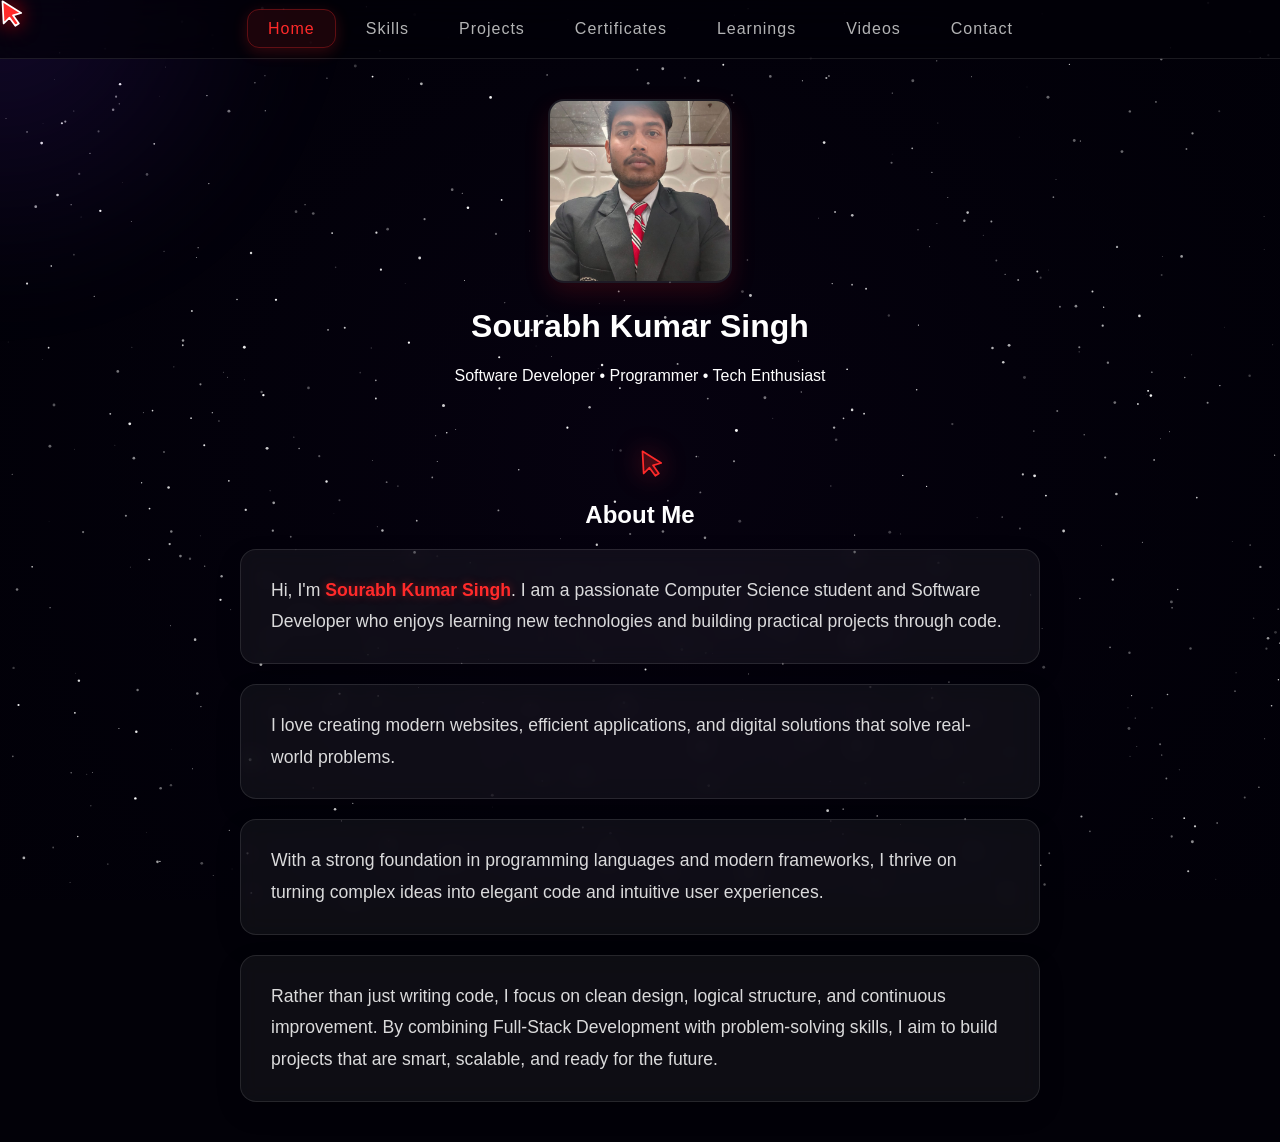
<file: index.html>
<!DOCTYPE html>
<html lang="en">

<head>
  <meta charset="UTF-8">
  <title>Home | Sourabh</title>
  <link rel="stylesheet" href="style.css?v=2.1">
</head>

<body>

  <nav class="navbar">
    <ul>
      <li><a href="index.html" class="active">Home</a></li>
      <li><a href="skills.html">Skills</a></li>
      <li><a href="projects.html">Projects</a></li>
      <li><a href="certificates.html">Certificates</a></li>
      <li><a href="learnings.html">Learnings</a></li>
      <li><a href="videos.html">Videos</a></li>
      <li><a href="contact.html">Contact</a></li>
    </ul>
  </nav>

  <div class="hero">
    <img src="img/sourabh.jpg" class="profile-pic" alt="Sourabh Kumar Singh">
    <h1>Sourabh Kumar Singh</h1>
    <p>Software Developer • Programmer • Tech Enthusiast</p>
  </div>

  <section class="aboutme">
    <h2>About Me</h2>
    <div class="about-content">
      <p>
        Hi, I'm <span class="highlight">Sourabh Kumar Singh</span>. I am a passionate Computer Science student and
        Software Developer who enjoys learning
        new technologies and building practical projects through code.
      </p>
      <p>I love creating modern websites, efficient
        applications, and digital solutions that solve real-world problems.
      </p>
      <p>With a strong foundation in programming
        languages and modern frameworks, I thrive on turning complex ideas into elegant code and intuitive user
        experiences.
      </p>
      <p>
        Rather than just writing code, I focus on clean design, logical structure, and continuous improvement. By
        combining Full-Stack Development with problem-solving skills, I aim to build projects that are smart, scalable,
        and ready for the future.
      </p>
    </div>
  </section>

  <script src="script.js"></script>
</body>

</html>
</file>
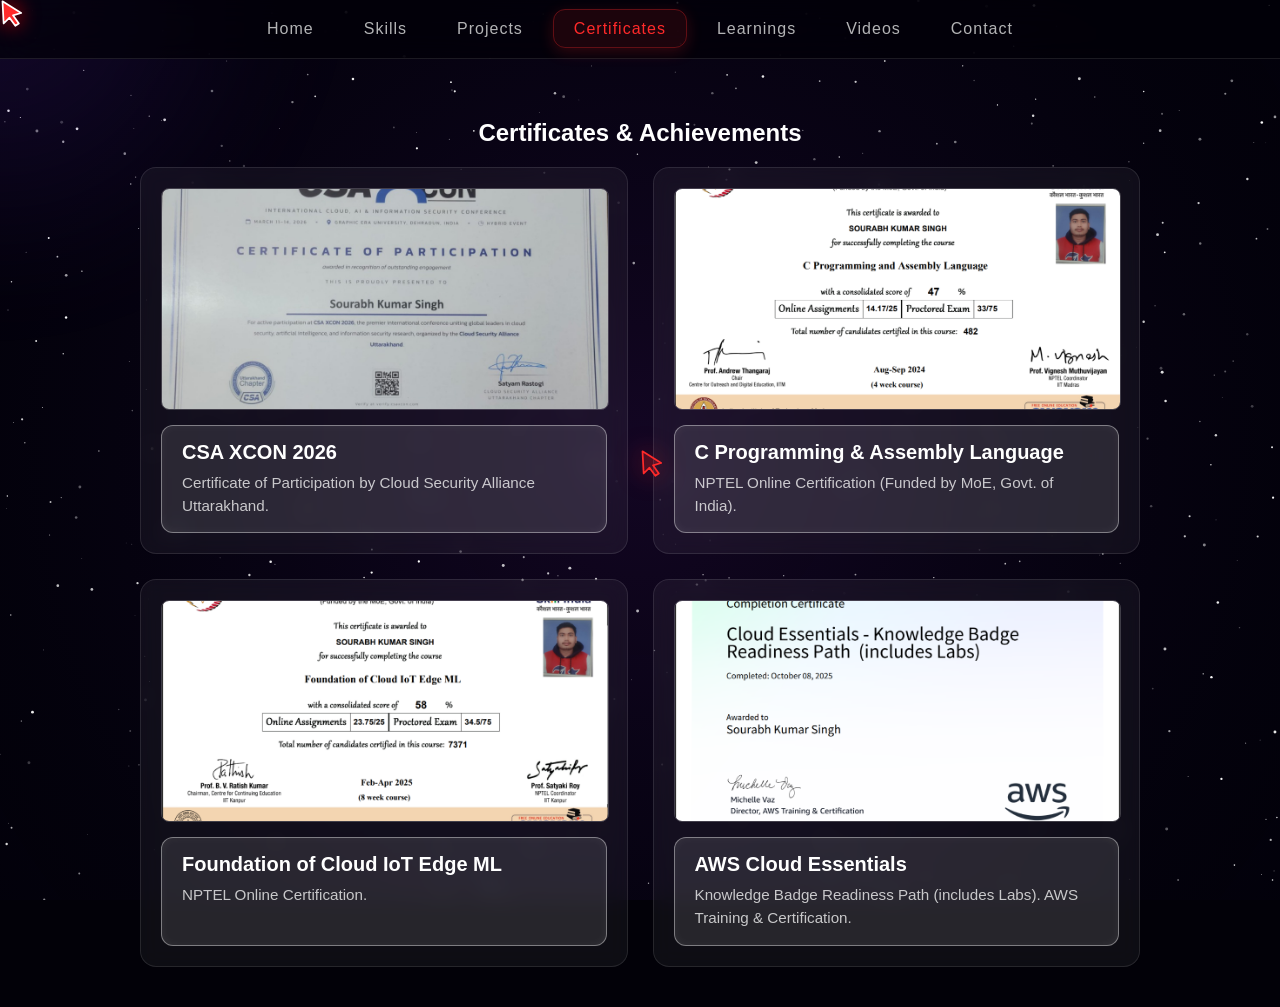
<file: certificates.html>
<!DOCTYPE html>
<html lang="en">

<head>
  <meta charset="UTF-8">
  <title>Certificates | Sourabh</title>
  <link rel="stylesheet" href="style.css?v=3.0">
</head>

<body>

  <nav class="navbar">
    <ul>
      <li><a href="index.html">Home</a></li>
      <li><a href="skills.html">Skills</a></li>
      <li><a href="projects.html">Projects</a></li>
      <li><a href="certificates.html" class="active">Certificates</a></li>
      <li><a href="learnings.html">Learnings</a></li>
      <li><a href="videos.html">Videos</a></li>
      <li><a href="contact.html">Contact</a></li>
    </ul>
  </nav>

  <section class="certificates">
    <h2>Certificates & Achievements</h2>
    
    <div class="certificates-grid">
      <!-- Certificate 1: CSA XCON -->
      <a href="img/cert1.jpg" target="_blank" class="certificate-card" style="--accent-rgb: 0, 240, 255;">
        <img src="img/cert1.jpg" alt="CSA XCON Certificate" class="certificate-img">
        <div class="project-data">
          <h3>CSA XCON 2026</h3>
          <p>Certificate of Participation by Cloud Security Alliance Uttarakhand.</p>
        </div>
      </a>

      <!-- Certificate 2: C Programming -->
      <a href="docs/C_Programming.pdf" target="_blank" class="certificate-card" style="--accent-rgb: 255, 165, 0;">
        <img src="img/cert2.png" alt="NPTEL C Programming" class="certificate-img">
        <div class="project-data">
          <h3>C Programming & Assembly Language</h3>
          <p>NPTEL Online Certification (Funded by MoE, Govt. of India).</p>
        </div>
      </a>

      <!-- Certificate 3: IoT Edge ML -->
      <a href="docs/IoT_Edge_ML.pdf" target="_blank" class="certificate-card" style="--accent-rgb: 176, 0, 255;">
        <img src="img/cert3.png" alt="NPTEL IoT Edge ML" class="certificate-img">
        <div class="project-data">
          <h3>Foundation of Cloud IoT Edge ML</h3>
          <p>NPTEL Online Certification.</p>
        </div>
      </a>

      <!-- Certificate 4: AWS Cloud Essentials -->
      <a href="img/cert4.png" target="_blank" class="certificate-card" style="--accent-rgb: 255, 153, 0;">
        <img src="img/cert4.png" alt="AWS Cloud Essentials" class="certificate-img">
        <div class="project-data">
          <h3>AWS Cloud Essentials</h3>
          <p>Knowledge Badge Readiness Path (includes Labs). AWS Training & Certification.</p>
        </div>
      </a>
    </div>
  </section>

  <script src="script.js"></script>
</body>

</html>
</file>
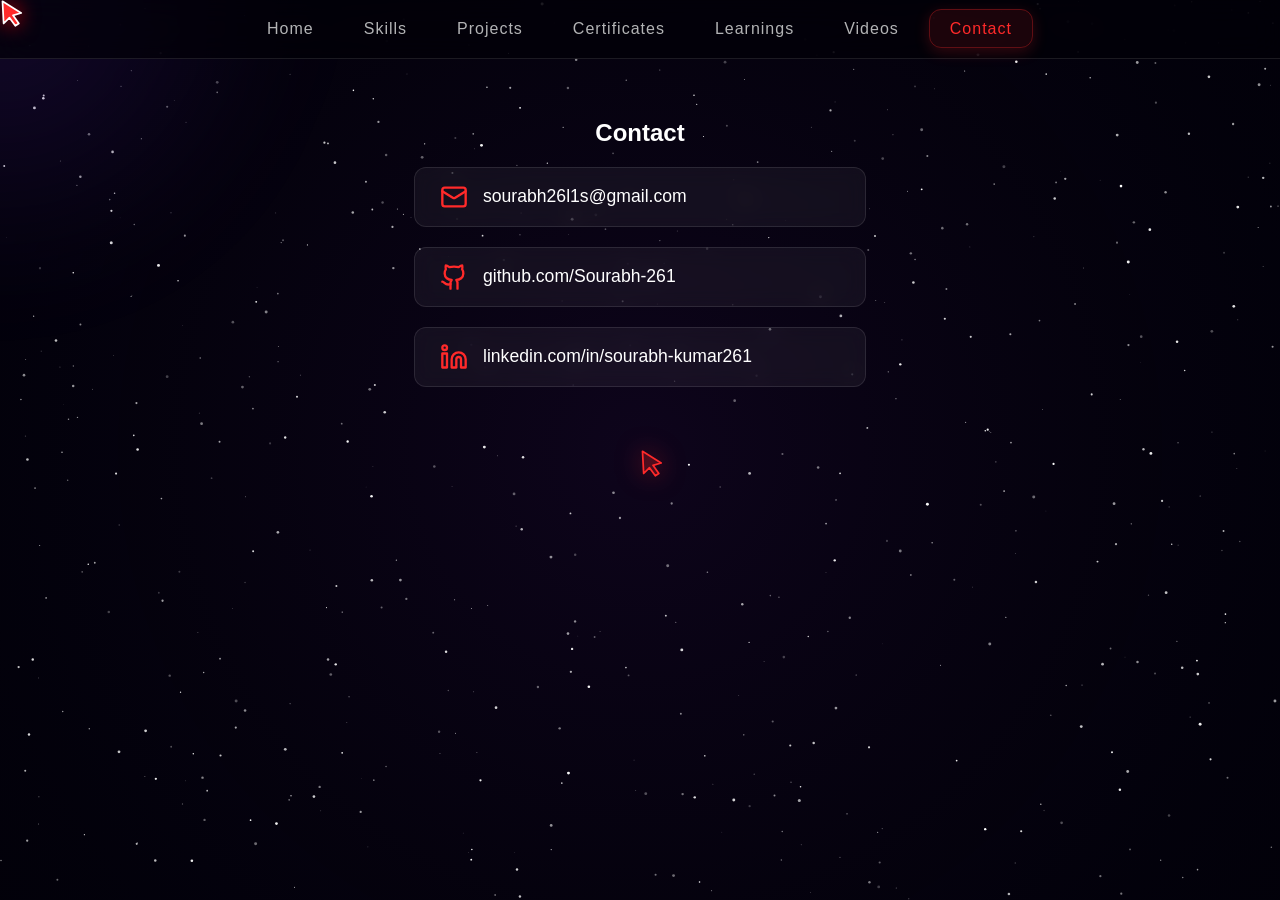
<file: contact.html>
<!DOCTYPE html>
<html lang="en">

<head>
  <meta charset="UTF-8">
  <title>Contact</title>
  <link rel="stylesheet" href="style.css">
</head>

<body>

  <nav class="navbar">
    <ul>
      <li><a href="index.html">Home</a></li>
      <li><a href="skills.html">Skills</a></li>
      <li><a href="projects.html">Projects</a></li>
      <li><a href="certificates.html">Certificates</a></li>
      <li><a href="learnings.html">Learnings</a></li>
      <li><a href="videos.html">Videos</a></li>
      <li><a href="contact.html" class="active">Contact</a></li>
    </ul>
  </nav>

  <section class="contact">
    <h2>Contact</h2>
    <div class="contact-links">
      <a href="mailto:sourabh26l1s@gmail.com" class="contact-card">
        <svg xmlns="http://www.w3.org/2000/svg" width="28" height="28" viewBox="0 0 24 24" fill="none"
          stroke="currentColor" stroke-width="2" stroke-linecap="round" stroke-linejoin="round">
          <rect width="20" height="16" x="2" y="4" rx="2" />
          <path d="m22 7-8.97 5.7a1.94 1.94 0 0 1-2.06 0L2 7" />
        </svg>
        <span>sourabh26l1s@gmail.com</span>
      </a>
      <a href="https://github.com/Sourabh-261" target="_blank" class="contact-card">
        <svg xmlns="http://www.w3.org/2000/svg" width="28" height="28" viewBox="0 0 24 24" fill="none"
          stroke="currentColor" stroke-width="2" stroke-linecap="round" stroke-linejoin="round">
          <path
            d="M15 22v-4a4.8 4.8 0 0 0-1-3.5c3 0 6-2 6-5.5.08-1.25-.27-2.48-1-3.5.28-1.15.28-2.35 0-3.5 0 0-1 0-3 1.5-2.64-.5-5.36-.5-8 0C6 2 5 2 5 2c-.3 1.15-.3 2.35 0 3.5A5.403 5.403 0 0 0 4 9c0 3.5 3 5.5 6 5.5-.39.49-.68 1.05-.85 1.65-.17.6-.22 1.23-.15 1.85v4" />
          <path d="M9 18c-4.51 2-5-2-7-2" />
        </svg>
        <span>github.com/Sourabh-261</span>
      </a>
      <a href="https://www.linkedin.com/in/sourabh-kumar261" target="_blank" class="contact-card">
        <svg xmlns="http://www.w3.org/2000/svg" width="28" height="28" viewBox="0 0 24 24" fill="none" stroke="currentColor" stroke-width="2" stroke-linecap="round" stroke-linejoin="round">
          <path d="M16 8a6 6 0 0 1 6 6v7h-4v-7a2 2 0 0 0-2-2 2 2 0 0 0-2 2v7h-4v-7a6 6 0 0 1 6-6z"/>
          <rect width="4" height="12" x="2" y="9"/>
          <circle cx="4" cy="4" r="2"/>
        </svg>
        <span>linkedin.com/in/sourabh-kumar261</span>
      </a>
    </div>
  </section>

  <script src="script.js"></script>
</body>

</html>
</file>
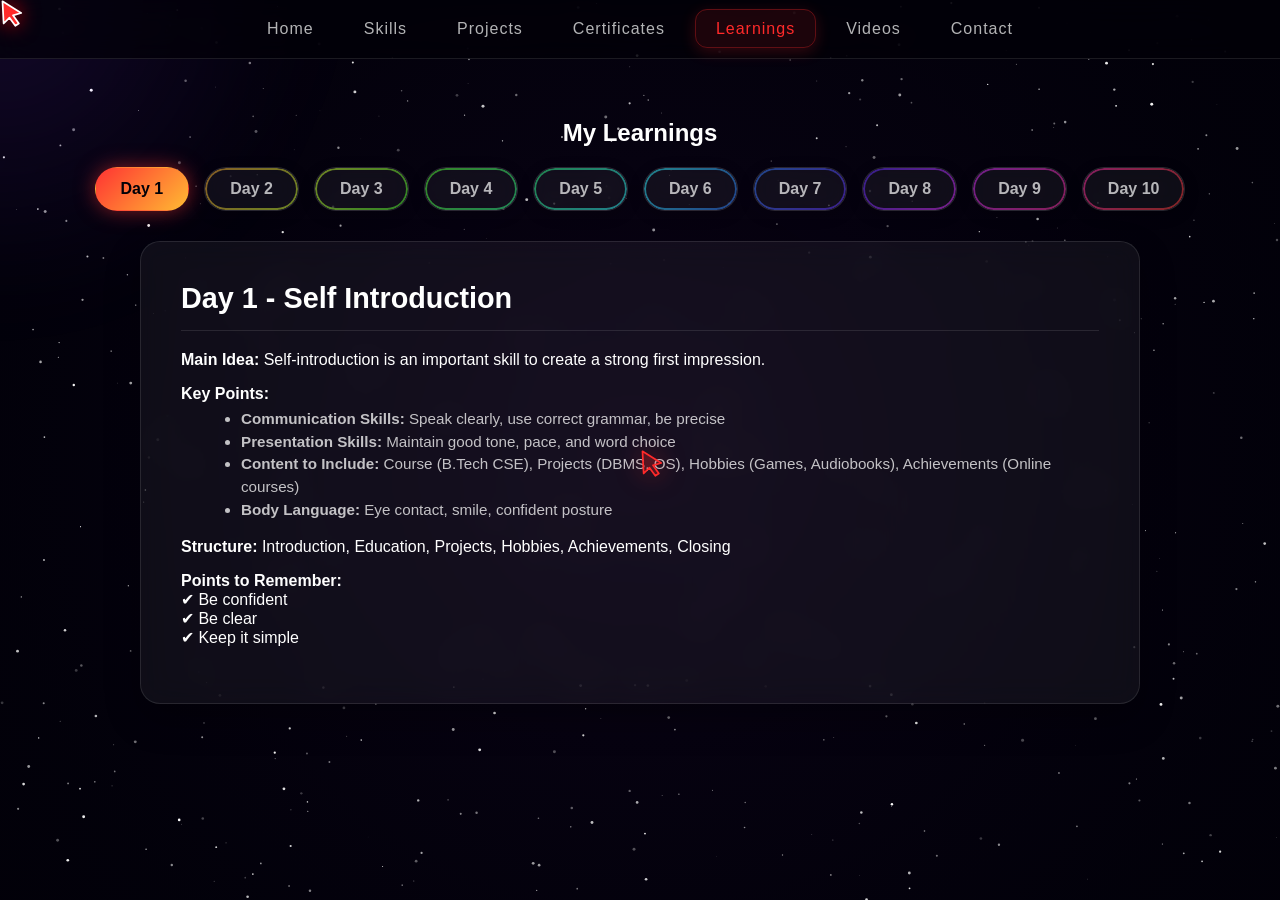
<file: learnings.html>
<!DOCTYPE html>
<html lang="en">

<head>
  <meta charset="UTF-8">
  <title>Learnings | Sourabh</title>
  <link rel="stylesheet" href="style.css?v=3.0">
</head>

<body>

  <nav class="navbar">
    <ul>
      <li><a href="index.html">Home</a></li>
      <li><a href="skills.html">Skills</a></li>
      <li><a href="projects.html">Projects</a></li>
      <li><a href="certificates.html">Certificates</a></li>
      <li><a href="learnings.html" class="active">Learnings</a></li>
      <li><a href="videos.html">Videos</a></li>
      <li><a href="contact.html">Contact</a></li>
    </ul>
  </nav>

  <section class="projects">
    <h2>My Learnings</h2>
        <div class="days-nav">
      <button class="day-btn active" data-day="day-1">Day 1</button>
      <button class="day-btn" data-day="day-2">Day 2</button>
      <button class="day-btn" data-day="day-3">Day 3</button>
      <button class="day-btn" data-day="day-4">Day 4</button>
      <button class="day-btn" data-day="day-5">Day 5</button>
      <button class="day-btn" data-day="day-6">Day 6</button>
      <button class="day-btn" data-day="day-7">Day 7</button>
      <button class="day-btn" data-day="day-8">Day 8</button>
      <button class="day-btn" data-day="day-9">Day 9</button>
      <button class="day-btn" data-day="day-10">Day 10</button>
    </div>

    <div class="day-content-display">
      <!-- Day 1 -->
      <div id="day-1" class="day-pane active">
        <div class="project-data">
          <h3>Day 1 - Self Introduction</h3>
          <p style="margin-bottom: 10px;"><strong>Main Idea:</strong> Self-introduction is an important skill to create a strong first impression.</p>
          <p style="margin-bottom: 5px;"><strong>Key Points:</strong></p>
          <ul style="text-align: left; margin: 0 0 15px 20px; color: rgba(255, 255, 255, 0.75); font-size: 0.95rem; line-height: 1.5;">
            <li><strong>Communication Skills:</strong> Speak clearly, use correct grammar, be precise</li>
            <li><strong>Presentation Skills:</strong> Maintain good tone, pace, and word choice</li>
            <li><strong>Content to Include:</strong> Course (B.Tech CSE), Projects (DBMS, OS), Hobbies (Games, Audiobooks), Achievements (Online courses)</li>
            <li><strong>Body Language:</strong> Eye contact, smile, confident posture</li>
          </ul>
          <p style="margin-bottom: 10px;"><strong>Structure:</strong> Introduction, Education, Projects, Hobbies, Achievements, Closing</p>
          <p><strong>Points to Remember:</strong><br>
          ✔ Be confident<br>
          ✔ Be clear<br>
          ✔ Keep it simple
          </p>
        </div>
      </div>
      
      <!-- Day 2 -->
      <div id="day-2" class="day-pane">
        <div class="project-data">
          <h3>Day 2 - Self Introduction Practice</h3>
          <p style="margin-bottom: 10px;"><strong>Main Idea:</strong> Learn how to structure and deliver a complete self-introduction confidently.</p>
          <p style="margin-bottom: 5px;"><strong>Key Points:</strong></p>
          <ul style="text-align: left; margin: 0 0 15px 20px; color: rgba(255, 255, 255, 0.75); font-size: 0.95rem; line-height: 1.5;">
            <li><strong>What to Include:</strong> Course &amp; recent projects, Hobbies &amp; interests, Schooling/college, Family background, Achievements</li>
            <li><strong>Content Example:</strong> Pursuing B.Tech (CSE), Knowledge of C, C++, Java, Projects done (basic practical work), Hobbies (playing games, audiobooks), Completed online certifications (AWS), Interested in (DAA, DSA, OS, Cyber Security)</li>
            <li><strong>Family Details:</strong> Father (Army officer), Mother (Homemaker), Sibling (Sister, schooling)</li>
          </ul>
        </div>
      </div>

      <!-- Day 3 -->
      <div id="day-3" class="day-pane">
        <div class="project-data">
          <h3>Day 3 - Product Pitch (Railway Ticket System)</h3>
          <p style="margin-bottom: 10px;"><strong>Main Idea:</strong> Learn how to present a product idea clearly, highlighting problem, solution, and benefits.</p>
          <p style="margin-bottom: 5px;"><strong>Key Points:</strong></p>
          <ul style="text-align: left; margin: 0 0 15px 20px; color: rgba(255, 255, 255, 0.75); font-size: 0.95rem; line-height: 1.5;">
            <li><strong>Problem (Traditional System):</strong> Data redundancy, Slow processing, Security risks (passenger data)</li>
            <li><strong>Solution:</strong> Designed a DBMS-based centralized system, Stores data in a structured and organized way, Enables easy ticket booking &amp; fast data retrieval</li>
            <li><strong>Features:</strong> Centralized database, Quick access to information, Improved data management</li>
            <li><strong>USP (Unique Selling Point):</strong> Secure, Scalable, Efficient, Handles high user traffic, Better user interface</li>
          </ul>
          <p><strong>Key Learning:</strong><br>
          ✔ Explain problem → solution → features → USP<br>
          ✔ Keep pitch simple and structured<br>
          ✔ Focus on benefits
          </p>
        </div>
      </div>

      <!-- Day 4 -->
      <div id="day-4" class="day-pane">
        <div class="project-data">
          <h3>Day 4 - Extempore Speaking</h3>
          <p style="margin-bottom: 10px;"><strong>Main Idea:</strong> Learn to speak instantly on a topic without preparation.</p>
          <p style="margin-bottom: 5px;"><strong>Key Points:</strong></p>
          <ul style="text-align: left; margin: 0 0 15px 20px; color: rgba(255, 255, 255, 0.75); font-size: 0.95rem; line-height: 1.5;">
            <li>Speak clearly and confidently</li>
            <li>Organize thoughts quickly (Intro → Points → Conclusion)</li>
            <li>Use simple and understandable language</li>
            <li>Maintain eye contact &amp; body language</li>
          </ul>
          <p style="margin-bottom: 5px;"><strong>Structure to Follow:</strong></p>
          <ul style="text-align: left; margin: 0 0 15px 20px; color: rgba(255, 255, 255, 0.75); font-size: 0.95rem; line-height: 1.5;">
            <li><strong>Introduction:</strong> Define the topic</li>
            <li><strong>Main Points:</strong> 2–3 key ideas/examples</li>
            <li><strong>Conclusion:</strong> Short summary or opinion</li>
          </ul>
          <p><strong>Tips:</strong><br>
          ✔ Think for a few seconds before speaking<br>
          ✔ Don’t panic if you make mistakes<br>
          ✔ Keep sentences short<br>
          ✔ Stay on topic
          </p>
        </div>
      </div>

      <!-- Day 5 -->
      <div id="day-5" class="day-pane">
        <div class="project-data">
          <h3>Day 5 - Essay Writing</h3>
          <p style="margin-bottom: 10px;"><strong>Main Idea:</strong> Learn to write clear, structured, and meaningful essays.</p>
          <p style="margin-bottom: 5px;"><strong>Key Points:</strong></p>
          <ul style="text-align: left; margin: 0 0 15px 20px; color: rgba(255, 255, 255, 0.75); font-size: 0.95rem; line-height: 1.5;">
            <li>Use simple and correct language</li>
            <li>Maintain proper grammar &amp; clarity</li>
            <li>Stick to the topic (no irrelevant points)</li>
          </ul>
          <p style="margin-bottom: 5px;"><strong>Structure to Follow:</strong></p>
          <ul style="text-align: left; margin: 0 0 15px 20px; color: rgba(255, 255, 255, 0.75); font-size: 0.95rem; line-height: 1.5;">
            <li><strong>Introduction:</strong> Briefly introduce the topic</li>
            <li><strong>Body:</strong> Explain ideas with points/examples</li>
            <li><strong>Conclusion:</strong> Summarize + give final thought</li>
          </ul>
          <p><strong>Tips:</strong><br>
          ✔ Plan before writing<br>
          ✔ Keep paragraphs short<br>
          ✔ Use linking words (Firstly, Moreover, Finally)<br>
          ✔ Avoid repetition
          </p>
        </div>
      </div>

      <!-- Day 6 -->
      <div id="day-6" class="day-pane">
        <div class="project-data">
          <h3>Day 6 - Group Discussion (GD)</h3>
          <p style="margin-bottom: 10px;"><strong>Main Idea:</strong> Learn to share ideas clearly and interact effectively in a group.</p>
          <p style="margin-bottom: 5px;"><strong>Key Points:</strong></p>
          <ul style="text-align: left; margin: 0 0 15px 20px; color: rgba(255, 255, 255, 0.75); font-size: 0.95rem; line-height: 1.5;">
            <li>Speak clearly and confidently</li>
            <li>Listen to others and don’t interrupt</li>
            <li>Add relevant points to the discussion</li>
            <li>Respect different opinions</li>
          </ul>
          <p style="margin-bottom: 5px;"><strong>How to Perform Well:</strong></p>
          <ul style="text-align: left; margin: 0 0 15px 20px; color: rgba(255, 255, 255, 0.75); font-size: 0.95rem; line-height: 1.5;">
            <li>Start with a clear introduction of the topic</li>
            <li>Give logical points with examples</li>
            <li>Build on others’ ideas (don’t repeat)</li>
            <li>Keep your points short and meaningful</li>
          </ul>
          <div style="display: flex; gap: 20px; margin-bottom: 15px; justify-content: flex-start; text-align: left;">
            <div>
              <p style="margin-bottom: 5px;"><strong>Do's:</strong></p>
              <p style="font-size: 0.95rem; color: rgba(255, 255, 255, 0.75);">✔ Be polite and respectful<br>✔ Maintain eye contact<br>✔ Stay on topic</p>
            </div>
            <div>
              <p style="margin-bottom: 5px;"><strong>Don'ts:</strong></p>
              <p style="font-size: 0.95rem; color: rgba(255, 255, 255, 0.75);">❌ Don’t dominate<br>❌ Don’t argue aggressively<br>❌ Don’t stay silent</p>
            </div>
          </div>
          <p><strong>Key Learning:</strong><br>
          ✔ Team communication<br>
          ✔ Confidence in speaking<br>
          ✔ Critical thinking
          </p>
        </div>
      </div>

      <!-- Day 7 -->
      <div id="day-7" class="day-pane">
        <div class="project-data">
          <h3>Day 7 - GD (Women Empowerment)</h3>
          <p style="margin-bottom: 10px;"><strong>Main Idea:</strong> Women empowerment means giving women equal rights, opportunities, and freedom to grow in society.</p>
          <p style="margin-bottom: 5px;"><strong>Key Points:</strong></p>
          <ul style="text-align: left; margin: 0 0 15px 20px; color: rgba(255, 255, 255, 0.75); font-size: 0.95rem; line-height: 1.5;">
            <li><strong>Education:</strong> Essential for independence and awareness</li>
            <li><strong>Equality:</strong> Equal pay and opportunities in jobs</li>
            <li><strong>Safety:</strong> Protection from violence and harassment</li>
            <li><strong>Economic Independence:</strong> Financial freedom for decision-making</li>
            <li><strong>Leadership:</strong> More women in politics and leadership roles</li>
          </ul>
          <p style="margin-bottom: 5px;"><strong>Examples:</strong></p>
          <ul style="text-align: left; margin: 0 0 15px 20px; color: rgba(255, 255, 255, 0.75); font-size: 0.95rem; line-height: 1.5;">
            <li>Increasing number of women in STEM fields</li>
            <li>Government schemes promoting girls’ education</li>
            <li>Women entrepreneurs and leaders</li>
          </ul>
          <p style="margin-bottom: 10px;"><strong>Conclusion:</strong> Women empowerment leads to a stronger, balanced, and progressive society.</p>
          <p><strong>Key Learning:</strong><br>
          ✔ Speak with facts and examples<br>
          ✔ Respect others’ opinions<br>
          ✔ Stay confident and structured
          </p>
        </div>
      </div>

      <!-- Day 8 -->
      <div id="day-8" class="day-pane">
        <div class="project-data">
          <h3>Day 8 - Resume Building</h3>
          <p style="margin-bottom: 10px;"><strong>Main Idea:</strong> Learn to create a professional resume in a standard format for placements.</p>
          <p style="margin-bottom: 5px;"><strong>Standard Resume Sections:</strong></p>
          <ul style="text-align: left; margin: 0 0 15px 20px; color: rgba(255, 255, 255, 0.75); font-size: 0.95rem; line-height: 1.5;">
            <li><strong>Header:</strong> Name, phone, email, LinkedIn/GitHub</li>
            <li><strong>Objective/Summary:</strong> Short career goal</li>
            <li><strong>Education:</strong> Degree, college, marks</li>
            <li><strong>Skills:</strong> Technical (C, C++, Java, etc.)</li>
            <li><strong>Projects:</strong> Key projects with brief description</li>
            <li><strong>Achievements:</strong> Certifications, courses</li>
            <li><strong>Experience:</strong> (if any)</li>
            <li><strong>Extra Activities/Hobbies:</strong></li>
          </ul>
          <p style="margin-bottom: 5px;"><strong>Key Points &amp; Focus:</strong></p>
          <ul style="text-align: left; margin: 0 0 15px 20px; color: rgba(255, 255, 255, 0.75); font-size: 0.95rem; line-height: 1.5;">
            <li>Keep resume 1 page and clean</li>
            <li>Use bullet points (not long paragraphs)</li>
            <li>Highlight skills &amp; projects</li>
            <li>Emphasis on DSA, projects, and skills (Algo University focus)</li>
            <li>ATS-friendly, clear and simple formatting</li>
          </ul>
          <p><strong>Key Learning:</strong><br>
          ✔ Professional presentation<br>
          ✔ Proper structure<br>
          ✔ Highlighting strengths
          </p>
        </div>
      </div>

      <!-- Day 9 -->
      <div id="day-9" class="day-pane">
        <div class="project-data">
          <h3>Day 9 - Resume Review</h3>
          <p style="margin-bottom: 10px;"><strong>Main Idea:</strong> Understand how to improve your resume by following correct practices and avoiding common mistakes.</p>
          <div style="display: flex; gap: 20px; margin-bottom: 15px; justify-content: flex-start; text-align: left;">
            <div style="flex: 1;">
              <p style="margin-bottom: 5px;"><strong>Do’s ✅</strong></p>
              <ul style="margin: 0 0 0 20px; padding: 0; color: rgba(255, 255, 255, 0.75); font-size: 0.9rem; line-height: 1.5;">
                <li>Keep resume clear, short (1 page)</li>
                <li>Use bullet points for readability</li>
                <li>Highlight skills, projects, achievements</li>
                <li>Use proper format &amp; alignment</li>
                <li>Add relevant keywords (DSA, projects, tech skills)</li>
                <li>Keep contact details professional</li>
              </ul>
            </div>
            <div style="flex: 1;">
              <p style="margin-bottom: 5px;"><strong>Don’ts ❌</strong></p>
              <ul style="margin: 0 0 0 20px; padding: 0; color: rgba(255, 255, 255, 0.75); font-size: 0.9rem; line-height: 1.5;">
                <li>Don’t write long paragraphs</li>
                <li>Don’t include irrelevant information</li>
                <li>Avoid spelling/grammar mistakes</li>
                <li>Don’t use fancy fonts or colors</li>
                <li>Don’t lie or exaggerate skills</li>
                <li>Avoid unnecessary personal details</li>
              </ul>
            </div>
          </div>
          <p><strong>Key Learning:</strong><br>
          ✔ Make resume ATS-friendly<br>
          ✔ Focus on quality over quantity<br>
          ✔ Keep it simple and professional
          </p>
        </div>
      </div>

      <!-- Day 10 -->
      <div id="day-10" class="day-pane">
        <div class="project-data">
          <h3>Day 10 - Mock Interview</h3>
          <p style="margin-bottom: 10px;"><strong>Main Idea:</strong> Practice real interview experience to improve confidence, communication, and answers.</p>
          <p style="margin-bottom: 5px;"><strong>Key Points:</strong></p>
          <ul style="text-align: left; margin: 0 0 15px 20px; color: rgba(255, 255, 255, 0.75); font-size: 0.95rem; line-height: 1.5;">
            <li>Answer clearly and confidently</li>
            <li>Maintain eye contact &amp; body language</li>
            <li>Be honest about your skills and knowledge</li>
            <li>Think before answering</li>
          </ul>
          <p style="margin-bottom: 5px;"><strong>Common Questions Practiced:</strong></p>
          <ul style="text-align: left; margin: 0 0 15px 20px; color: rgba(255, 255, 255, 0.75); font-size: 0.95rem; line-height: 1.5;">
            <li>Tell me about yourself</li>
            <li>Your strengths &amp; weaknesses</li>
            <li>Questions on projects &amp; skills</li>
            <li>Basic technical questions (DSA, subjects)</li>
          </ul>
          <div style="display: flex; gap: 20px; margin-bottom: 15px; justify-content: flex-start; text-align: left;">
            <div style="flex: 1;">
              <p style="margin-bottom: 5px;"><strong>Do's:</strong></p>
              <p style="font-size: 0.95rem; color: rgba(255, 255, 255, 0.75);">✔ Be confident and polite<br>✔ Give structured answers<br>✔ Listen carefully to questions</p>
            </div>
            <div style="flex: 1;">
              <p style="margin-bottom: 5px;"><strong>Don'ts:</strong></p>
              <p style="font-size: 0.95rem; color: rgba(255, 255, 255, 0.75);">❌ Don’t panic<br>❌ Don’t give irrelevant answers<br>❌ Don’t interrupt interviewer</p>
            </div>
          </div>
          <p><strong>Key Learning:</strong><br>
          ✔ Confidence building<br>
          ✔ Better communication<br>
          ✔ Interview readiness
          </p>
        </div>
      </div>

    </div>
  </section>

  <script src="script.js?v=4"></script>
</body>

</html>
</file>
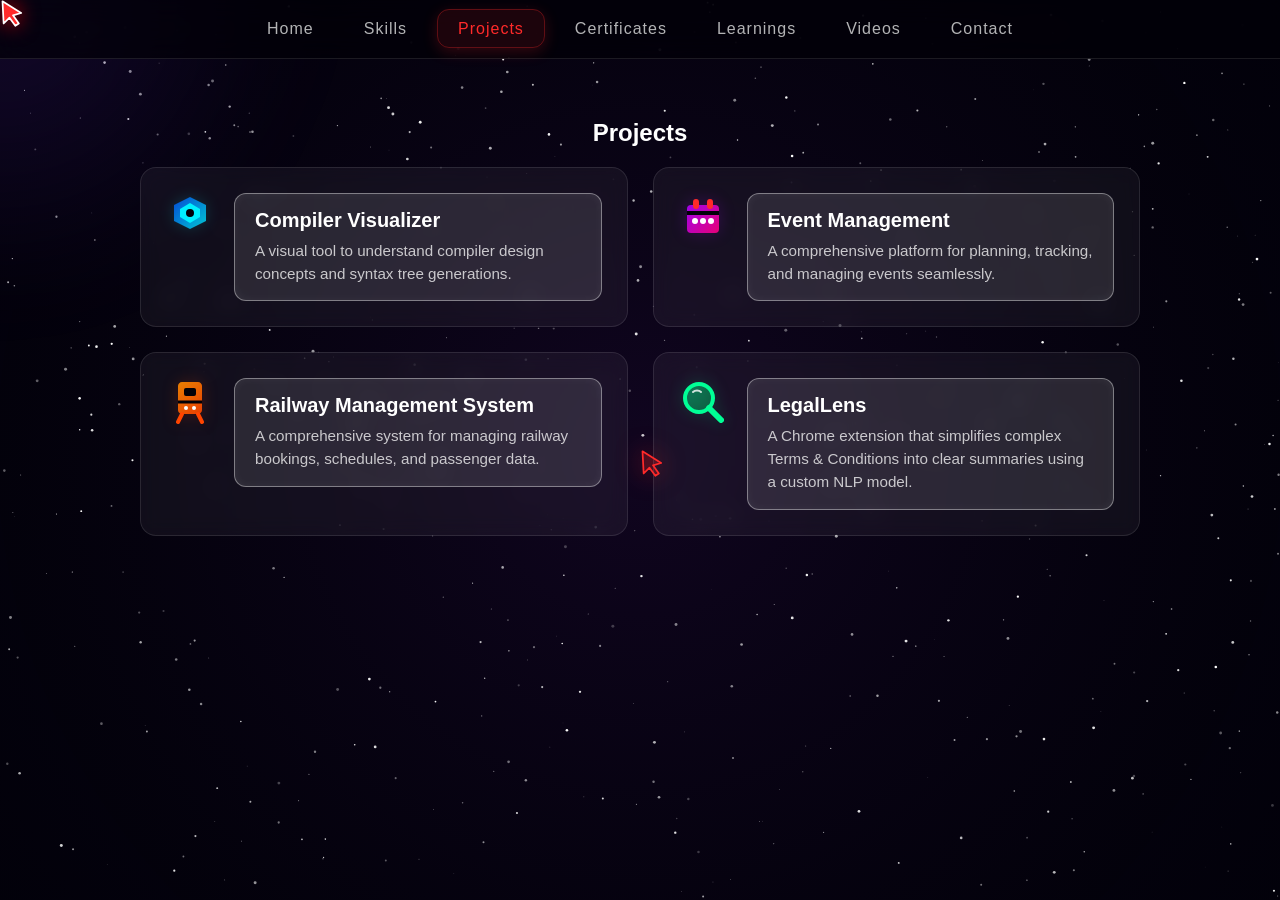
<file: projects.html>
<!DOCTYPE html>
<html lang="en">

<head>
  <meta charset="UTF-8">
  <title>Projects</title>
  <link rel="stylesheet" href="style.css?v=2.0">
</head>

<body>

  <nav class="navbar">
    <ul>
      <li><a href="index.html">Home</a></li>
      <li><a href="skills.html">Skills</a></li>
      <li><a href="projects.html" class="active">Projects</a></li>
      <li><a href="certificates.html">Certificates</a></li>
      <li><a href="learnings.html">Learnings</a></li>
      <li><a href="videos.html">Videos</a></li>
      <li><a href="contact.html">Contact</a></li>
    </ul>
  </nav>

  <section class="projects">
    <h2>Projects</h2>
    
    <div class="projects-grid">
      <a href="https://github.com/Sourabh-261/CompilerVisualizer" target="_blank" class="project-card" style="--accent-rgb: 0, 240, 255;">
        <svg xmlns="http://www.w3.org/2000/svg" width="48" height="48" viewBox="0 0 48 48" fill="none" class="project-logo">
          <path d="M24 4L8 12V28L24 36L40 28V12L24 4Z" fill="url(#comp-grad)" opacity="0.8"/>
          <path d="M24 10L14 16V24L24 30L34 24V16L24 10Z" fill="#00f0ff"/>
          <circle cx="24" cy="20" r="4" fill="#020108"/>
          <defs>
            <linearGradient id="comp-grad" x1="8" y1="4" x2="40" y2="36" gradientUnits="userSpaceOnUse">
              <stop stop-color="#0055ff"/>
              <stop offset="1" stop-color="#00f0ff"/>
            </linearGradient>
          </defs>
        </svg>
        <div class="project-data">
          <h3>Compiler Visualizer</h3>
          <p>A visual tool to understand compiler design concepts and syntax tree generations.</p>
        </div>
      </a>

      <a href="https://github.com/Sourabh-261/EventManagement" target="_blank" class="project-card" style="--accent-rgb: 176, 0, 255;">
        <svg xmlns="http://www.w3.org/2000/svg" width="48" height="48" viewBox="0 0 48 48" fill="none" class="project-logo">
          <rect x="8" y="12" width="32" height="28" rx="4" fill="url(#ev-grad)" opacity="0.9"/>
          <path d="M8 20H40" stroke="#020108" stroke-width="4"/>
          <rect x="14" y="6" width="6" height="10" rx="3" fill="#ff2a2a"/>
          <rect x="28" y="6" width="6" height="10" rx="3" fill="#ff2a2a"/>
          <circle cx="16" cy="28" r="3" fill="#fff"/>
          <circle cx="24" cy="28" r="3" fill="#fff"/>
          <circle cx="32" cy="28" r="3" fill="#fff"/>
          <defs>
            <linearGradient id="ev-grad" x1="8" y1="12" x2="40" y2="40" gradientUnits="userSpaceOnUse">
              <stop stop-color="#b000ff"/>
              <stop offset="1" stop-color="#ff007f"/>
            </linearGradient>
          </defs>
        </svg>
        <div class="project-data">
          <h3>Event Management</h3>
          <p>A comprehensive platform for planning, tracking, and managing events seamlessly.</p>
        </div>
      </a>

      <a href="https://github.com/Sourabh-261/RailwayManagement" target="_blank" class="project-card" style="--accent-rgb: 255, 69, 0;">
        <svg xmlns="http://www.w3.org/2000/svg" width="48" height="48" viewBox="0 0 48 48" fill="none" class="project-logo">
          <path d="M12 8C12 5.79086 13.7909 4 16 4H32C34.2091 4 36 5.79086 36 8V32C36 34.2091 34.2091 36 32 36H16C13.7909 36 12 34.2091 12 32V8Z" fill="url(#train-grad)" opacity="0.9"/>
          <path d="M12 24H36" stroke="#020108" stroke-width="3"/>
          <path d="M16 36L12 44" stroke="#ff4500" stroke-width="4" stroke-linecap="round"/>
          <path d="M32 36L36 44" stroke="#ff4500" stroke-width="4" stroke-linecap="round"/>
          <circle cx="20" cy="30" r="2" fill="#fff"/>
          <circle cx="28" cy="30" r="2" fill="#fff"/>
          <rect x="18" y="10" width="12" height="8" rx="2" fill="#020108"/>
          <defs>
            <linearGradient id="train-grad" x1="12" y1="4" x2="36" y2="36" gradientUnits="userSpaceOnUse">
              <stop stop-color="#ff8c00"/>
              <stop offset="1" stop-color="#ff4500"/>
            </linearGradient>
          </defs>
        </svg>
        <div class="project-data">
          <h3>Railway Management System</h3>
          <p>A comprehensive system for managing railway bookings, schedules, and passenger data.</p>
        </div>
      </a>

      <a href="https://github.com/Sourabh-261/LegalLens" target="_blank" class="project-card" style="--accent-rgb: 0, 255, 150;">
        <svg xmlns="http://www.w3.org/2000/svg" width="48" height="48" viewBox="0 0 48 48" fill="none" class="project-logo">
          <circle cx="20" cy="20" r="14" fill="url(#lens-grad)" opacity="0.4"/>
          <circle cx="20" cy="20" r="14" stroke="#00ff96" stroke-width="4"/>
          <path d="M30 30L42 42" stroke="#00ff96" stroke-width="6" stroke-linecap="round"/>
          <path d="M14 14C16 12 20 12 22 14" stroke="#fff" stroke-width="2" stroke-linecap="round" opacity="0.8"/>
          <defs>
            <linearGradient id="lens-grad" x1="6" y1="6" x2="34" y2="34" gradientUnits="userSpaceOnUse">
              <stop stop-color="#00ff96"/>
              <stop offset="1" stop-color="#00aa55"/>
            </linearGradient>
          </defs>
        </svg>
        <div class="project-data">
          <h3>LegalLens</h3>
          <p>A Chrome extension that simplifies complex Terms &amp; Conditions into clear summaries using a custom NLP model.</p>
        </div>
      </a>
    </div>

  </section>

  <script src="script.js"></script>
</body>

</html>
</file>
<file: style.css>
body {
  font-family: 'Segoe UI', Tahoma, Geneva, Verdana, sans-serif;
  background: #020108; /* Deep space color */
  color: white;
  margin: 0;
  min-height: 100vh;
  position: relative;
  overflow-x: hidden;
}

#cosmic-canvas {
  position: fixed;
  top: 0;
  left: 0;
  width: 100vw;
  height: 100vh;
  z-index: -3;
  pointer-events: none;
}

/* Cosmic Nebula Glow */
.cursor-glow {
  position: fixed;
  width: 600px;
  height: 600px;
  background: radial-gradient(circle, rgba(130, 60, 255, 0.15) 0%, rgba(0, 0, 0, 0) 70%);
  border-radius: 50%;
  pointer-events: none;
  z-index: -2;
  top: 0; 
  left: 0;
  transform: translate(-50%, -50%);
  filter: blur(50px);
}

.navbar {
  background: rgba(2, 1, 8, 0.7);
  backdrop-filter: blur(15px);
  padding: 20px;
  position: sticky;
  top: 0;
  z-index: 1000;
  border-bottom: 1px solid rgba(255, 255, 255, 0.1);
}

.navbar ul {
  display: flex;
  justify-content: center;
  gap: 10px;
  list-style: none;
  margin: 0;
  padding: 0;
}

.navbar a {
  color: rgba(255, 255, 255, 0.7);
  text-decoration: none;
  font-weight: 500;
  letter-spacing: 1px;
  padding: 10px 20px;
  border-radius: 12px;
  transition: all 0.3s ease;
}

.navbar a:hover {
  color: #ffffff;
  background: rgba(255, 255, 255, 0.1);
}

.navbar a.active {
  color: #ff2a2a;
  background: rgba(255, 42, 42, 0.1);
  box-shadow: 0 4px 15px rgba(255, 42, 42, 0.2);
  border: 1px solid rgba(255, 42, 42, 0.3);
}

.hero {
  text-align: center;
  padding: 40px;
}

.profile-pic {
  width: 180px;
  height: 180px;
  object-fit: cover;
  border-radius: 16px;
  border: 2px solid rgba(255, 255, 255, 0.1);
  box-shadow: 0 10px 25px rgba(255, 42, 42, 0.15);
}

section {
  padding: 40px;
  text-align: center;
}

/* === About Me Section === */
.about-content {
  max-width: 800px;
  margin: 0 auto;
  display: flex;
  flex-direction: column;
  gap: 20px;
}

.about-content p {
  background: rgba(255, 255, 255, 0.05);
  backdrop-filter: blur(10px);
  border: 1px solid rgba(255, 255, 255, 0.1);
  padding: 25px 30px;
  border-radius: 16px;
  line-height: 1.8;
  color: rgba(255, 255, 255, 0.85);
  font-size: 1.1rem;
  margin: 0;
  text-align: left;
  box-shadow: 0 10px 25px rgba(0, 0, 0, 0.2);
  transition: transform 0.3s ease, border-color 0.3s ease;
}

.about-content p:hover {
  transform: translateY(-5px);
  border-color: rgba(255, 42, 42, 0.3);
}

.highlight {
  color: #ff2a2a;
  font-weight: 600;
  text-shadow: 0 0 10px rgba(255, 42, 42, 0.4);
}

.skills-grid {
  display: flex;
  justify-content: center;
  flex-wrap: wrap;
  gap: 30px;
  max-width: 800px;
  margin: 0 auto;
}

.skill-card {
  background: rgba(255, 255, 255, 0.05);
  backdrop-filter: blur(10px);
  border: 1px solid rgba(255, 255, 255, 0.1);
  border-radius: 16px;
  padding: 25px;
  width: 120px;
  display: flex;
  flex-direction: column;
  align-items: center;
  gap: 15px;
  transition: transform 0.3s ease, box-shadow 0.3s ease, background 0.3s ease;
  cursor: pointer;
}

.skill-card:hover {
  transform: translateY(-10px);
  box-shadow: 0 10px 25px rgba(130, 60, 255, 0.3);
  background: rgba(255, 255, 255, 0.1);
  border: 1px solid rgba(130, 60, 255, 0.4);
}

.skill-card img {
  width: 60px;
  height: 60px;
  object-fit: contain;
}

.skill-card span {
  font-weight: 600;
  letter-spacing: 0.5px;
}

/* === Projects Grid === */
.projects-grid {
  display: grid;
  grid-template-columns: repeat(auto-fit, minmax(320px, 1fr));
  gap: 25px;
  max-width: 1000px;
  margin: 0 auto;
  padding: 0 20px;
}

.project-card {
  display: flex;
  flex-direction: row;
  align-items: flex-start;
  gap: 20px;
  background: rgba(255, 255, 255, 0.05);
  backdrop-filter: blur(10px);
  border: 1px solid rgba(255, 255, 255, 0.1);
  padding: 25px;
  border-radius: 16px;
  text-decoration: none;
  color: white;
  transition: all 0.3s ease;
  text-align: left;
}

.project-card:hover {
  background: rgba(255, 255, 255, 0.1);
  transform: translateY(-8px);
  box-shadow: 0 10px 25px rgba(var(--accent-rgb, 255, 42, 42), 0.3);
  border-color: rgba(var(--accent-rgb, 255, 42, 42), 0.6);
}

.project-card .project-logo {
  flex-shrink: 0;
  width: 48px;
  height: 48px;
  filter: drop-shadow(0 0 8px rgba(var(--accent-rgb, 255, 255, 255), 0.2));
  transition: all 0.3s ease;
}

.project-card:hover .project-logo {
  transform: scale(1.1);
  filter: drop-shadow(0 0 15px rgba(var(--accent-rgb, 255, 255, 255), 0.6));
}

.project-card .project-data {
  background: rgba(255, 255, 255, 0.1);
  padding: 15px 20px;
  border-radius: 12px;
  border: 1px solid rgba(255, 255, 255, 0.4);
  flex-grow: 1;
  transition: all 0.3s ease;
  box-shadow: inset 0 0 10px rgba(255, 255, 255, 0.05);
}

.project-card:hover .project-data {
  background: rgba(255, 255, 255, 0.15);
  border-color: rgba(var(--accent-rgb, 255, 255, 255), 0.8);
  box-shadow: inset 0 0 15px rgba(255, 255, 255, 0.1);
}

.project-card h3 {
  margin: 0 0 8px 0;
  font-size: 1.25rem;
  color: #fff;
}

.project-card p {
  margin: 0;
  color: rgba(255, 255, 255, 0.75);
  line-height: 1.5;
  font-size: 0.95rem;
}

/* === Certificates Grid === */
.certificates-grid {
  display: grid;
  grid-template-columns: repeat(auto-fit, minmax(320px, 1fr));
  gap: 25px;
  max-width: 1000px;
  margin: 0 auto;
  padding: 0 20px;
}

.certificate-card {
  display: flex;
  flex-direction: column;
  background: rgba(255, 255, 255, 0.05);
  backdrop-filter: blur(10px);
  border: 1px solid rgba(255, 255, 255, 0.1);
  padding: 20px;
  border-radius: 16px;
  text-decoration: none;
  color: white;
  transition: all 0.3s ease;
  text-align: left;
}

.certificate-card:hover {
  background: rgba(255, 255, 255, 0.1);
  transform: translateY(-8px);
  box-shadow: 0 10px 25px rgba(var(--accent-rgb, 255, 42, 42), 0.3);
  border-color: rgba(var(--accent-rgb, 255, 42, 42), 0.6);
}

.certificate-img {
  width: 100%;
  height: 220px;
  object-fit: cover;
  border-radius: 8px;
  margin-bottom: 15px;
  border: 1px solid rgba(255, 255, 255, 0.2);
  transition: all 0.3s ease;
}

.certificate-card:hover .certificate-img {
  border-color: rgba(var(--accent-rgb, 255, 255, 255), 0.8);
  filter: drop-shadow(0 0 10px rgba(var(--accent-rgb, 255, 255, 255), 0.4));
}

.certificate-card .project-data {
  background: rgba(255, 255, 255, 0.1);
  padding: 15px 20px;
  border-radius: 12px;
  border: 1px solid rgba(255, 255, 255, 0.4);
  flex-grow: 1;
  transition: all 0.3s ease;
  box-shadow: inset 0 0 10px rgba(255, 255, 255, 0.05);
}

.certificate-card:hover .project-data {
  background: rgba(255, 255, 255, 0.15);
  border-color: rgba(var(--accent-rgb, 255, 255, 255), 0.8);
  box-shadow: inset 0 0 15px rgba(255, 255, 255, 0.1);
}

.certificate-card h3 {
  margin: 0 0 8px 0;
  font-size: 1.25rem;
  color: #fff;
}

.certificate-card p {
  margin: 0;
  color: rgba(255, 255, 255, 0.75);
  line-height: 1.5;
  font-size: 0.95rem;
}

/* === Contact Links === */
.contact-links {
  display: flex;
  flex-direction: column;
  align-items: center;
  gap: 20px;
  max-width: 400px;
  margin: 0 auto;
}

.contact-card {
  display: flex;
  align-items: center;
  gap: 15px;
  background: rgba(255, 255, 255, 0.05);
  backdrop-filter: blur(10px);
  border: 1px solid rgba(255, 255, 255, 0.1);
  padding: 15px 25px;
  border-radius: 12px;
  text-decoration: none;
  color: white;
  width: 100%;
  transition: all 0.3s ease;
  font-size: 1.1rem;
}

.contact-card:hover {
  background: rgba(255, 255, 255, 0.1);
  transform: translateX(10px);
  box-shadow: 0 5px 15px rgba(255, 42, 42, 0.2);
  border-color: rgba(255, 42, 42, 0.4);
}

.contact-card svg {
  stroke: #ff2a2a;
}

/* === Custom Animated Cursor Styles === */

/* Hide default cursor on desktop */
@media (pointer: fine) {
  body, a, button, .project {
    cursor: none;
  }
}

/* Hide custom cursor on mobile touch screens */
@media (pointer: coarse) {
  .cursor-dot, .cursor-ring {
    display: none !important;
  }
}

/* The solid bright core dot (now a red mouse cursor) */
.cursor-dot {
  position: fixed;
  width: 28px;
  height: 28px;
  background-image: url("data:image/svg+xml,%3Csvg xmlns='http://www.w3.org/2000/svg' viewBox='0 0 24 24'%3E%3Cpath d='M3 2l16 10-7 2 5 7-3 2-5-7-5 5z' fill='%23ff2a2a' stroke='white' stroke-width='1.5' stroke-linejoin='round'/%3E%3C/svg%3E");
  background-size: contain;
  background-repeat: no-repeat;
  pointer-events: none;
  z-index: 9999;
  top: 0;
  left: 0;
  /* Small offset to align the actual SVG tip to the exact mouse coordinates */
  transform: translate(-1px, -1px);
  filter: drop-shadow(0 0 10px rgba(255, 0, 0, 0.8));
}

/* The trailing element (now a glowing ghost outline of the red cursor) */
.cursor-ring {
  position: fixed;
  width: 28px;
  height: 28px;
  background-image: url("data:image/svg+xml,%3Csvg xmlns='http://www.w3.org/2000/svg' viewBox='0 0 24 24'%3E%3Cpath d='M3 2l16 10-7 2 5 7-3 2-5-7-5 5z' fill='rgba(255, 42, 42, 0.2)' stroke='%23ff2a2a' stroke-width='1.5' stroke-linejoin='round'/%3E%3C/svg%3E");
  background-size: contain;
  background-repeat: no-repeat;
  pointer-events: none;
  z-index: 9998;
  top: 0;
  left: 0;
  transform: translate(-1px, -1px);
  transition: transform 0.3s ease, filter 0.3s ease;
  filter: drop-shadow(0 0 12px rgba(255, 42, 42, 0.6));
}

/* Interactive Hover state for the trailing cursor when over links */
.cursor-ring.hovering {
  transform: translate(-1px, -1px) scale(1.4);
  filter: drop-shadow(0 0 20px rgba(255, 42, 42, 1));
}

/* === Learnings Page Layout === */
.days-nav {
  display: flex;
  flex-wrap: wrap;
  justify-content: center;
  gap: 15px;
  max-width: 1200px;
  margin: 0 auto 30px auto;
  padding: 0 20px;
}

.day-btn {
  background: rgba(255, 255, 255, 0.05);
  backdrop-filter: blur(10px);
  border: 1px solid rgba(255, 255, 255, 0.1);
  color: rgba(255, 255, 255, 0.7);
  padding: 12px 25px;
  border-radius: 30px;
  font-size: 1rem;
  font-weight: 600;
  cursor: pointer;
  transition: all 0.3s ease;
  position: relative;
  overflow: hidden;
  box-shadow: 0 4px 15px rgba(0, 0, 0, 0.2);
}

/* Rainbow Gradient Colors for buttons */
.day-btn:nth-child(1) { --hue: 0; }
.day-btn:nth-child(2) { --hue: 36; }
.day-btn:nth-child(3) { --hue: 72; }
.day-btn:nth-child(4) { --hue: 108; }
.day-btn:nth-child(5) { --hue: 144; }
.day-btn:nth-child(6) { --hue: 180; }
.day-btn:nth-child(7) { --hue: 216; }
.day-btn:nth-child(8) { --hue: 252; }
.day-btn:nth-child(9) { --hue: 288; }
.day-btn:nth-child(10) { --hue: 324; }

.day-btn::before {
  content: '';
  position: absolute;
  top: 0; left: 0; right: 0; bottom: 0;
  border-radius: 30px;
  padding: 2px;
  background: linear-gradient(135deg, hsl(var(--hue), 100%, 60%), hsl(calc(var(--hue) + 40), 100%, 60%));
  -webkit-mask: linear-gradient(#fff 0 0) content-box, linear-gradient(#fff 0 0);
  -webkit-mask-composite: xor;
  mask-composite: exclude;
  opacity: 0.5;
  transition: opacity 0.3s ease;
}

.day-btn:hover {
  color: white;
  transform: translateY(-3px);
  box-shadow: 0 8px 25px hsla(var(--hue), 100%, 60%, 0.3);
}

.day-btn:hover::before {
  opacity: 1;
}

.day-btn.active {
  color: #020108;
  background: linear-gradient(135deg, hsl(var(--hue), 100%, 60%), hsl(calc(var(--hue) + 40), 100%, 60%));
  box-shadow: 0 0 20px hsla(var(--hue), 100%, 60%, 0.5);
  border-color: transparent;
}

.day-btn.active::before {
  display: none;
}

.day-content-display {
  max-width: 1000px;
  margin: 0 auto;
  padding: 0 20px;
}

.day-pane {
  display: none;
  animation: fadeIn 0.5s ease-out;
}

.day-pane.active {
  display: block;
}

@keyframes fadeIn {
  from { opacity: 0; transform: translateY(10px); }
  to { opacity: 1; transform: translateY(0); }
}

.day-pane .project-data {
  background: rgba(255, 255, 255, 0.05);
  backdrop-filter: blur(15px);
  border: 1px solid rgba(255, 255, 255, 0.1);
  padding: 40px;
  border-radius: 20px;
  box-shadow: 0 15px 35px rgba(0, 0, 0, 0.3);
  text-align: left;
}

.day-pane h3 {
  font-size: 1.8rem;
  margin-top: 0;
  margin-bottom: 20px;
  color: #fff;
  border-bottom: 1px solid rgba(255, 255, 255, 0.1);
  padding-bottom: 15px;
}
</file>
